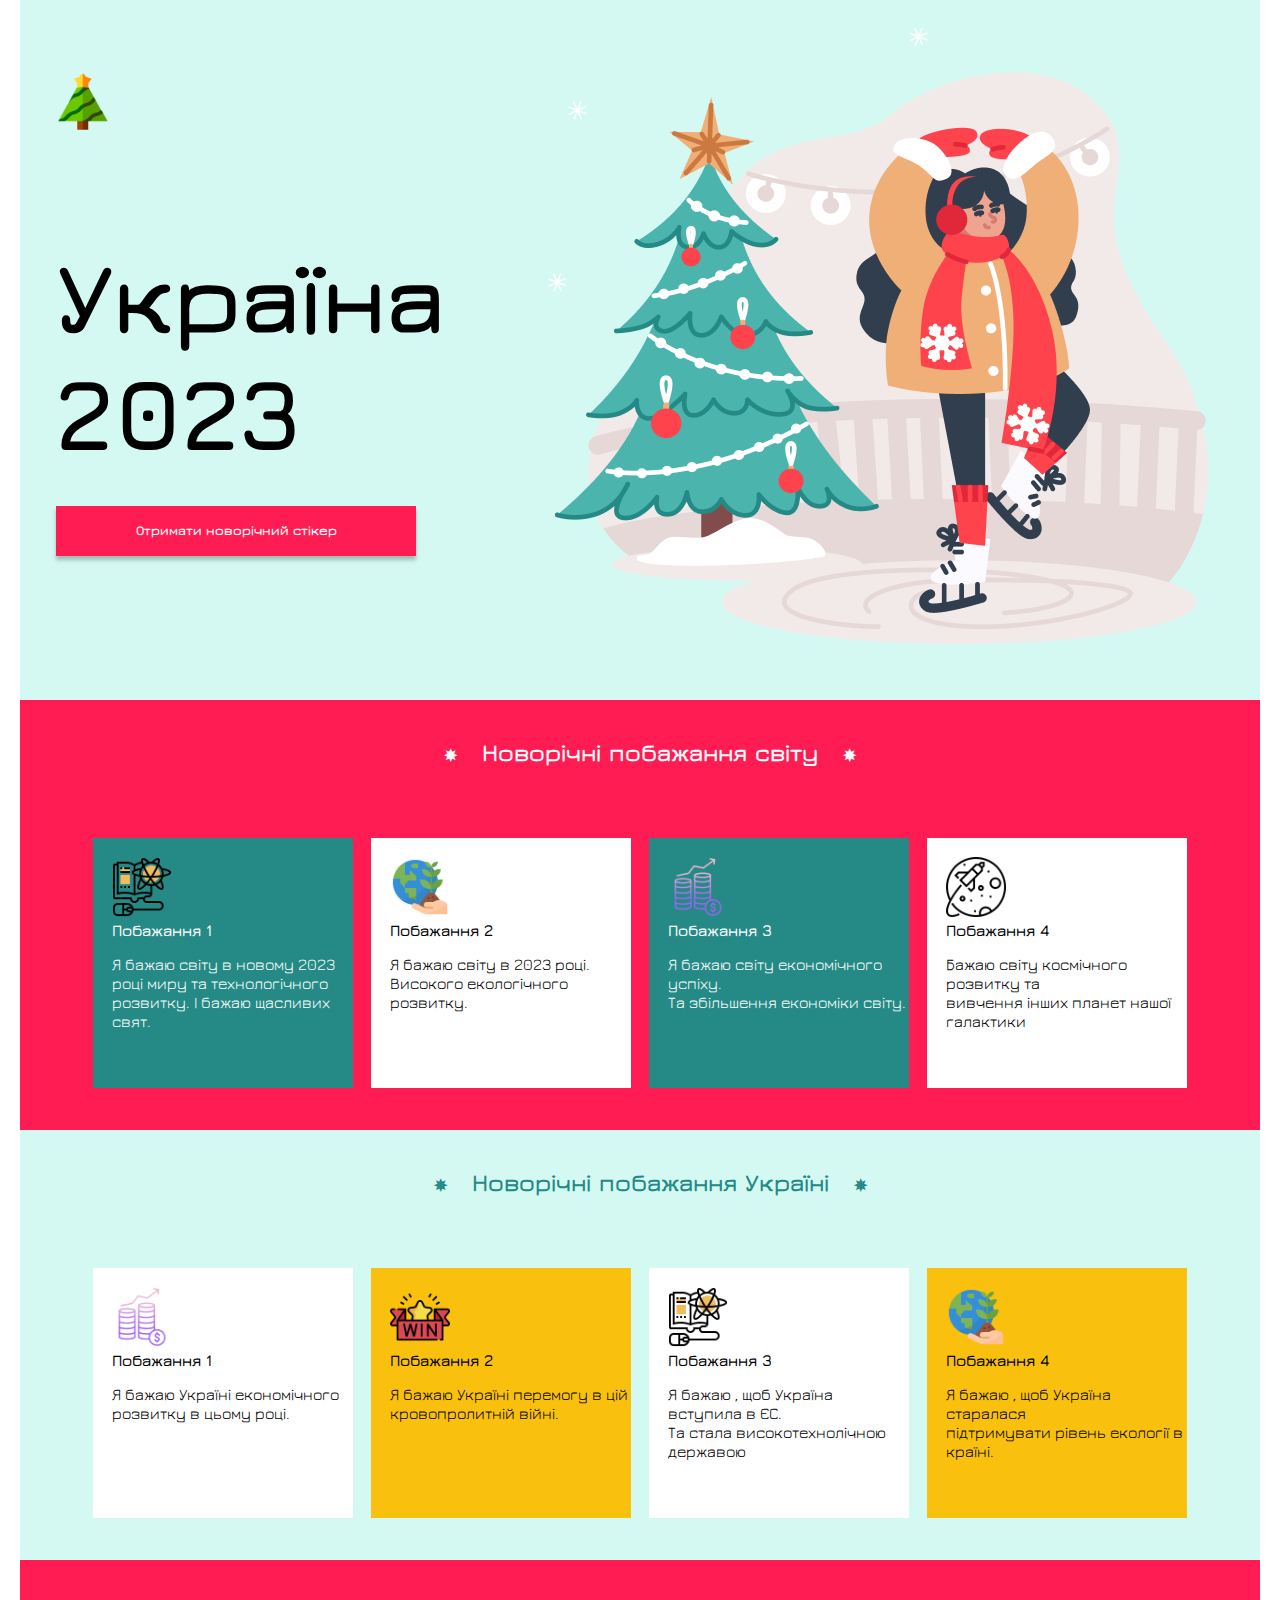
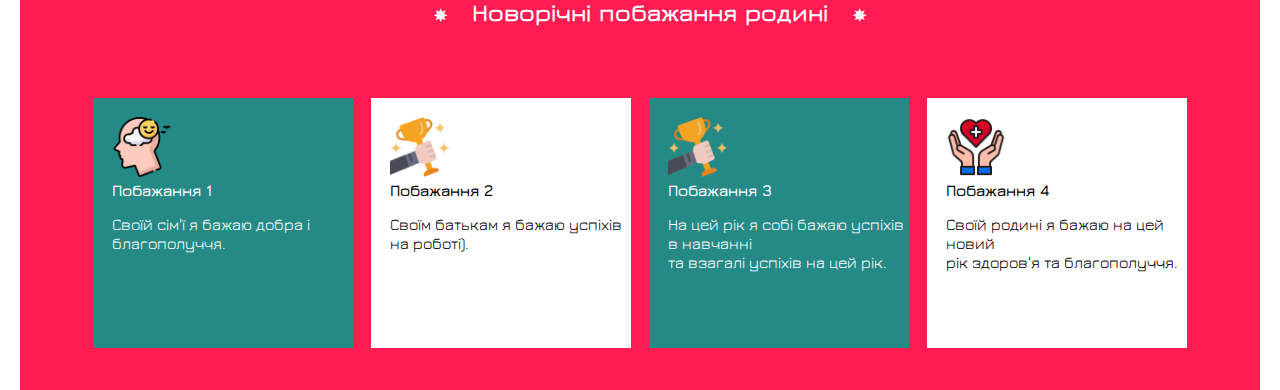
<file: NewYear_Project/index.html>
<!DOCTYPE html>
<html lang="en">
  <head>
    <meta charset="UTF-8" />
    <meta http-equiv="X-UA-Compatible" content="IE=edge" />
    <meta name="viewport" content="width=device-width, initial-scale=1.0" />
    <link rel="stylesheet" href="css/Chrismas.css" />
    <link rel="preconnect" href="https://fonts.googleapis.com" />
    <link rel="preconnect" href="https://fonts.gstatic.com" crossorigin />
    <link
      href="https://fonts.googleapis.com/css2?family=Jura:wght@300&display=swap"
      rel="stylesheet"
    />
    <title>Document</title>
  </head>
  <body>
    <!-- Основний контейнер сайту -->
    <div class="container">
      <!-- головна частина сайту -->
      <header class="header">
        <!-- контейнер для тексту -->
        <div class="container_for_text">
          <a class="chrismas_tree" href="../index.html">
            <img src="img/Screenshot_149.png" alt="" class="image"
          /></a>
          <!-- заголовок сайту -->
          <h1 class="header_title">Україна</h1>
          <p class="header_subtitle">2023</p>
          <!-- і кнопка -->
          <a href="../index.html" class="link_button"
            ><button class="header_button">
              Отримати новорічний стікер
            </button></a
          >
        </div>
        <img class="Chrismas_img" src="img/Ice skating.png" alt="" />
      </header>
      <!-- Блок з новорічними побажаннями -->
      <section class="section_chrismas_wish">
        <!-- контейнер для тексту -->
        <div class="container_for_texts">
          <p class="star">✵</p>
          <!-- заголовок  -->
          <h2 class="section_title">Новорічні побажання світу</h2>
          <p class="star">✵</p>
        </div>
        <!-- блоки з самими побажаннями -->
        <div class="wish">
          <!-- картинка -->
          <img class="wish_img" src="img/2845817.png" alt="" />
          <!-- заголовок -->
          <p class="wish_title">Побажання 1</p>
          <!-- побажання -->
          <p class="wish_text">
            Я бажаю світу в новому 2023 році миру та технологічного розвитку. І
            бажаю щасливих свят.
          </p>
        </div>
        <div class="wish">
          <img class="wish_img" src="img/1996745.png" alt="" />
          <p class="wish_title">Побажання 2</p>
          <p class="wish_text">
            Я бажаю світу в 2023 році.<br />Високого екологічного розвитку.
          </p>
        </div>
        <div class="wish">
          <img class="wish_img" src="img/2260823.png" alt="" />
          <p class="wish_title">Побажання 3</p>
          <p class="wish_text">
            Я бажаю світу економічного успіху.<br />
            Та збільшення економіки світу.
          </p>
        </div>
        <div class="wish">
          <img class="wish_img" src="img/749487.png" alt="" />
          <p class="wish_title">Побажання 4</p>
          <p class="wish_text">
            Бажаю світу космічного розвитку та<br />
            вивчення інших планет нашої галактики
          </p>
        </div>
      </section>
      <section class="section_chrismas_wish2">
        <div class="container_for_texts2">
          <p class="star2">✵</p>
          <h2 class="section_title2">Новорічні побажання Україні</h2>
          <p class="star2">✵</p>
        </div>
        <div class="wish2">
          <img class="wish_img" src="img/2260823.png" alt="" />
          <p class="wish_title2">Побажання 1</p>
          <p class="wish_text2">
            Я бажаю Україні економічного<br />
            розвитку в цьому році.
          </p>
        </div>
        <div class="wish2">
          <img class="wish_img" src="img/2374896.png" alt="" />
          <p class="wish_title2">Побажання 2</p>
          <p class="wish_text2">
            Я бажаю Україні перемогу в цій кровопролитній війні.
          </p>
        </div>
        <div class="wish2">
          <img class="wish_img" src="img/2845817.png" alt="" />
          <p class="wish_title2">Побажання 3</p>
          <p class="wish_text2">
            Я бажаю , щоб Україна вступила в ЄС.<br />
            Та стала високотехнолічною державою
          </p>
        </div>
        <div class="wish2">
          <img class="wish_img" src="img/1996745.png" alt="" />
          <p class="wish_title2">Побажання 4</p>
          <p class="wish_text2">
            Я бажаю , щоб Україна старалася<br />
            підтримувати рівень екології в країні.
          </p>
        </div>
      </section>
      <section class="section_chrismas_wish3">
        <div class="container_for_texts3">
          <p class="star3">✵</p>
          <h2 class="section_title3">Новорічні побажання родині</h2>
          <p class="star3">✵</p>
        </div>
        <div class="wish3">
          <img class="wish_img" src="img/3400767.png" alt="" />
          <p class="wish_title3">Побажання 1</p>
          <p class="wish_text3">Своїй сім'ї я бажаю добра і благополуччя.</p>
        </div>
        <div class="wish3">
          <img class="wish_img" src="img/1642322.png" alt="" />
          <p class="wish_title3">Побажання 2</p>
          <p class="wish_text3">Своїм батькам я бажаю успіхів на роботі).</p>
        </div>
        <div class="wish3">
          <img class="wish_img" src="img/1642322.png" alt="" />
          <p class="wish_title3">Побажання 3</p>
          <p class="wish_text3">
            На цей рік я собі бажаю успіхів в навчанні<br />
            та взагалі успіхів на цей рік.
          </p>
        </div>
        <div class="wish3">
          <img class="wish_img" src="img/2966327.png" alt="" />
          <p class="wish_title3">Побажання 4</p>
          <p class="wish_text3">
            Своїй родині я бажаю на цей новий<br />
            рік здоров'я та благополуччя.
          </p>
        </div>
      </section>
    </div>
  </body>
</html>
</file>
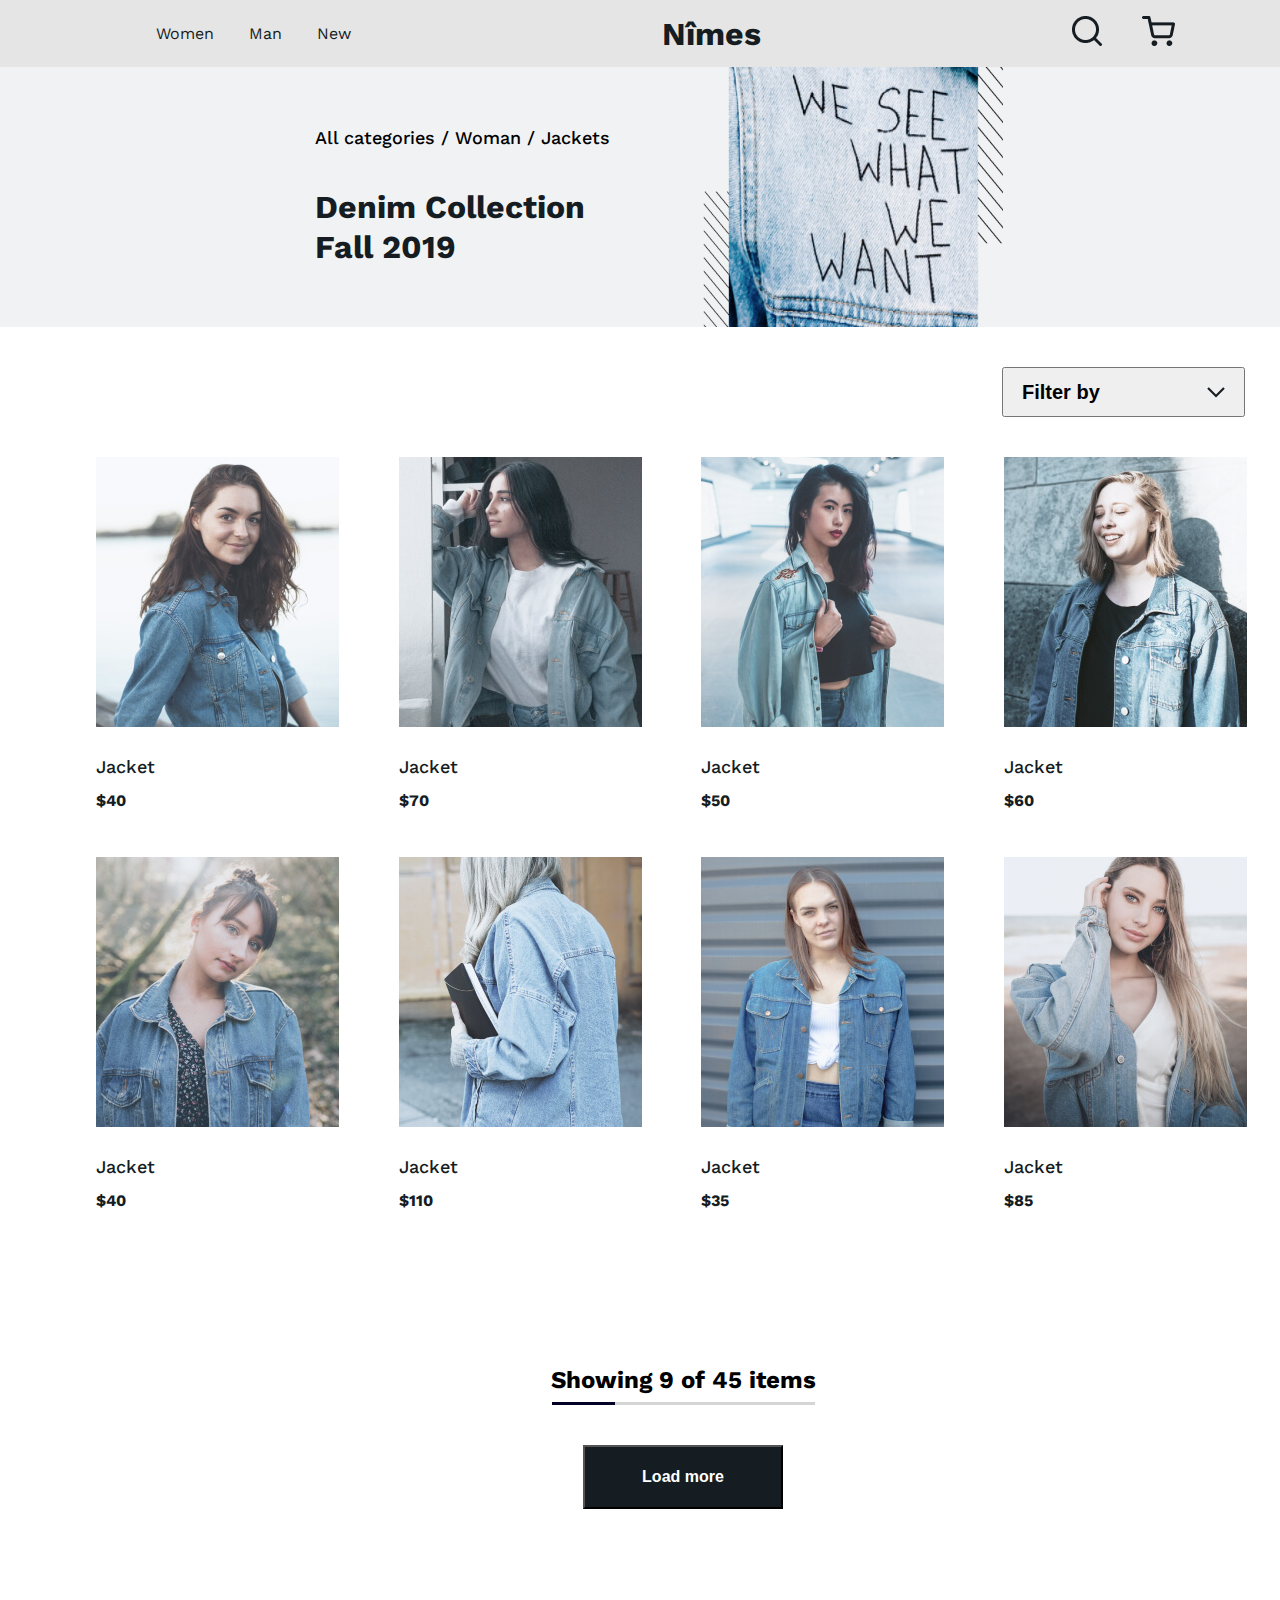
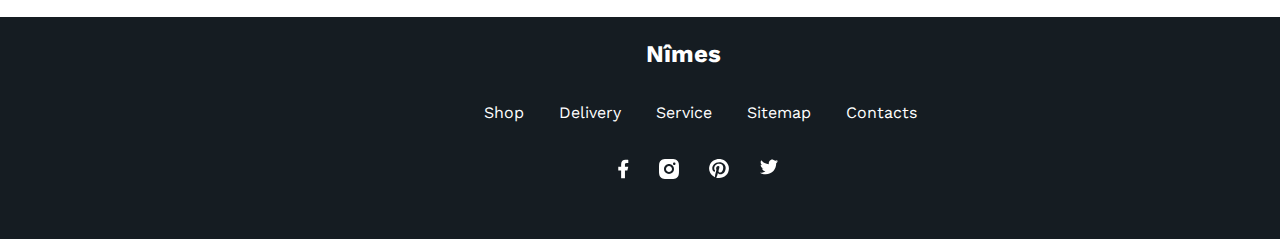
<file: Нова папка (4)/index.html>
<!DOCTYPE html>
<html lang="en">
  <head>
    <meta charset="UTF-8" />
    <meta http-equiv="X-UA-Compatible" content="IE=edge" />
    <meta name="viewport" content="width=device-width, initial-scale=1.0" />
    <link rel="stylesheet" href="css/style.css" />
    <link rel="preconnect" href="https://fonts.googleapis.com" />
    <link rel="preconnect" href="https://fonts.gstatic.com" crossorigin />
    <link
      href="https://fonts.googleapis.com/css2?family=Work+Sans&display=swap"
      rel="stylesheet"
    />
    <link rel="preconnect" href="https://fonts.googleapis.com" />
    <link rel="preconnect" href="https://fonts.gstatic.com" crossorigin />
    <link
      href="https://fonts.googleapis.com/css2?family=Anton&family=Work+Sans&display=swap"
      rel="stylesheet"
    />

    <title>Document</title>
  </head>
  <body>
    <header class="header">
      <ul class="nav_list">
        <li class="nav_link">
          <a href="" class="nav_link">Women</a>
        </li>
        <li class="nav_link">
          <a href="" class="nav_link">Man</a>
        </li>
        <li class="nav_link">
          <a href="" class="nav_link">New</a>
        </li>
      </ul>
      <h1 class="header_main_title">Nîmes</h1>
      <div class="container_for_icons">
        <img src="img/Vector (2).png" alt="" class="icon" />
        <img src="img/Vector (3).png" alt="" class="icon" />
      </div>
    </header>
    <section class="promo">
      <div class="promo_left">
        <wrapper class="wrapper_for_texts">
          <p class="promo_subtitle">All categories / Woman / Jackets</p>
          <h1 class="promo_title">
            Denim Collection <br />
            Fall 2019
          </h1>
        </wrapper>
      </div>
      <div class="promo_right">
        <img src="img/Screenshot_360.png" alt="" class="foto" />
      </div>
    </section>
    <main class="main">
      <wrapper class="wrapper_for_button">
        <button class="button">
          <h2 class="button_title">Filter by</h2>
          <img src="img/Vector 2 (2).png" alt="" class="button_img" />
        </button>
      </wrapper>
      <section class="section_bestsellers">
        <div class="container_for_clothers_blocks">
          <div class="clother_block">
            <img class="clother_img" src="img/9 1.png" alt="" />
            <h2 class="clother_title">Jacket</h2>
            <p class="clother_price">$40</p>
          </div>
          <div class="clother_block">
            <img class="clother_img" src="img/2 2.png" alt="" />
            <h2 class="clother_title">Jacket</h2>
            <p class="clother_price">$70</p>
          </div>
          <div class="clother_block">
            <img class="clother_img" src="img/4 1.png" alt="" />
            <h2 class="clother_title">Jacket</h2>
            <p class="clother_price">$50</p>
          </div>
          <div class="clother_block">
            <img class="clother_img" src="img/11 1.png" alt="" />
            <h2 class="clother_title">Jacket</h2>
            <p class="clother_price">$60</p>
          </div>
        </div>
        <div class="container_for_clothers_blocks">
          <div class="clother_block">
            <img class="clother_img" src="img/15 1.png" alt="" />
            <h2 class="clother_title">Jacket</h2>
            <p class="clother_price">$40</p>
          </div>
          <div class="clother_block">
            <img class="clother_img" src="img/1 6.png" alt="" />
            <h2 class="clother_title">Jacket</h2>
            <p class="clother_price">$110</p>
          </div>
          <div class="clother_block">
            <img class="clother_img" src="img/3 1.png" alt="" />
            <h2 class="clother_title">Jacket</h2>
            <p class="clother_price">$35</p>
          </div>
          <div class="clother_block">
            <img class="clother_img" src="img/13 1.png" alt="" />
            <h2 class="clother_title">Jacket</h2>
            <p class="clother_price">$85</p>
          </div>
        </div>
      </section>
      <div class="section_showing">
        <h2 class="section_showing_title">Showing 9 of 45 items</h2>
        <hr />
        <button class="section_showing_button">
          <p class="section_showing_button_title">Load more</p>
        </button>
      </div>
    </main>
    <footer class="footer">
      <h2 class="footer_title">Nîmes</h2>
      <wrapper class="wrapper_for_titles">
        <p class="footer_subtitle">Shop</p>
        <p class="footer_subtitle">Delivery</p>
        <p class="footer_subtitle">Service</p>
        <p class="footer_subtitle">Sitemap</p>
        <p class="footer_subtitle">Contacts</p>
      </wrapper>
      <wrapper class="wrapper_for_titles">
        <img
          src="img/Vector (2).svg"
          alt=""
          class="footer_icons"
          width="11"
          height="20"
        /><img
          src="img/Vector (1).svg"
          alt=""
          class="footer_icons"
          width="20"
          height="20"
        /><img
          src="img/Vector.svg"
          alt=""
          class="footer_icons"
          width="20"
          height="20"
        /><img
          src="img/Vector (3).svg"
          alt=""
          class="footer_icons"
          width="20"
          height="16"
        />
      </wrapper>
    </footer>
  </body>
</html>
</file>
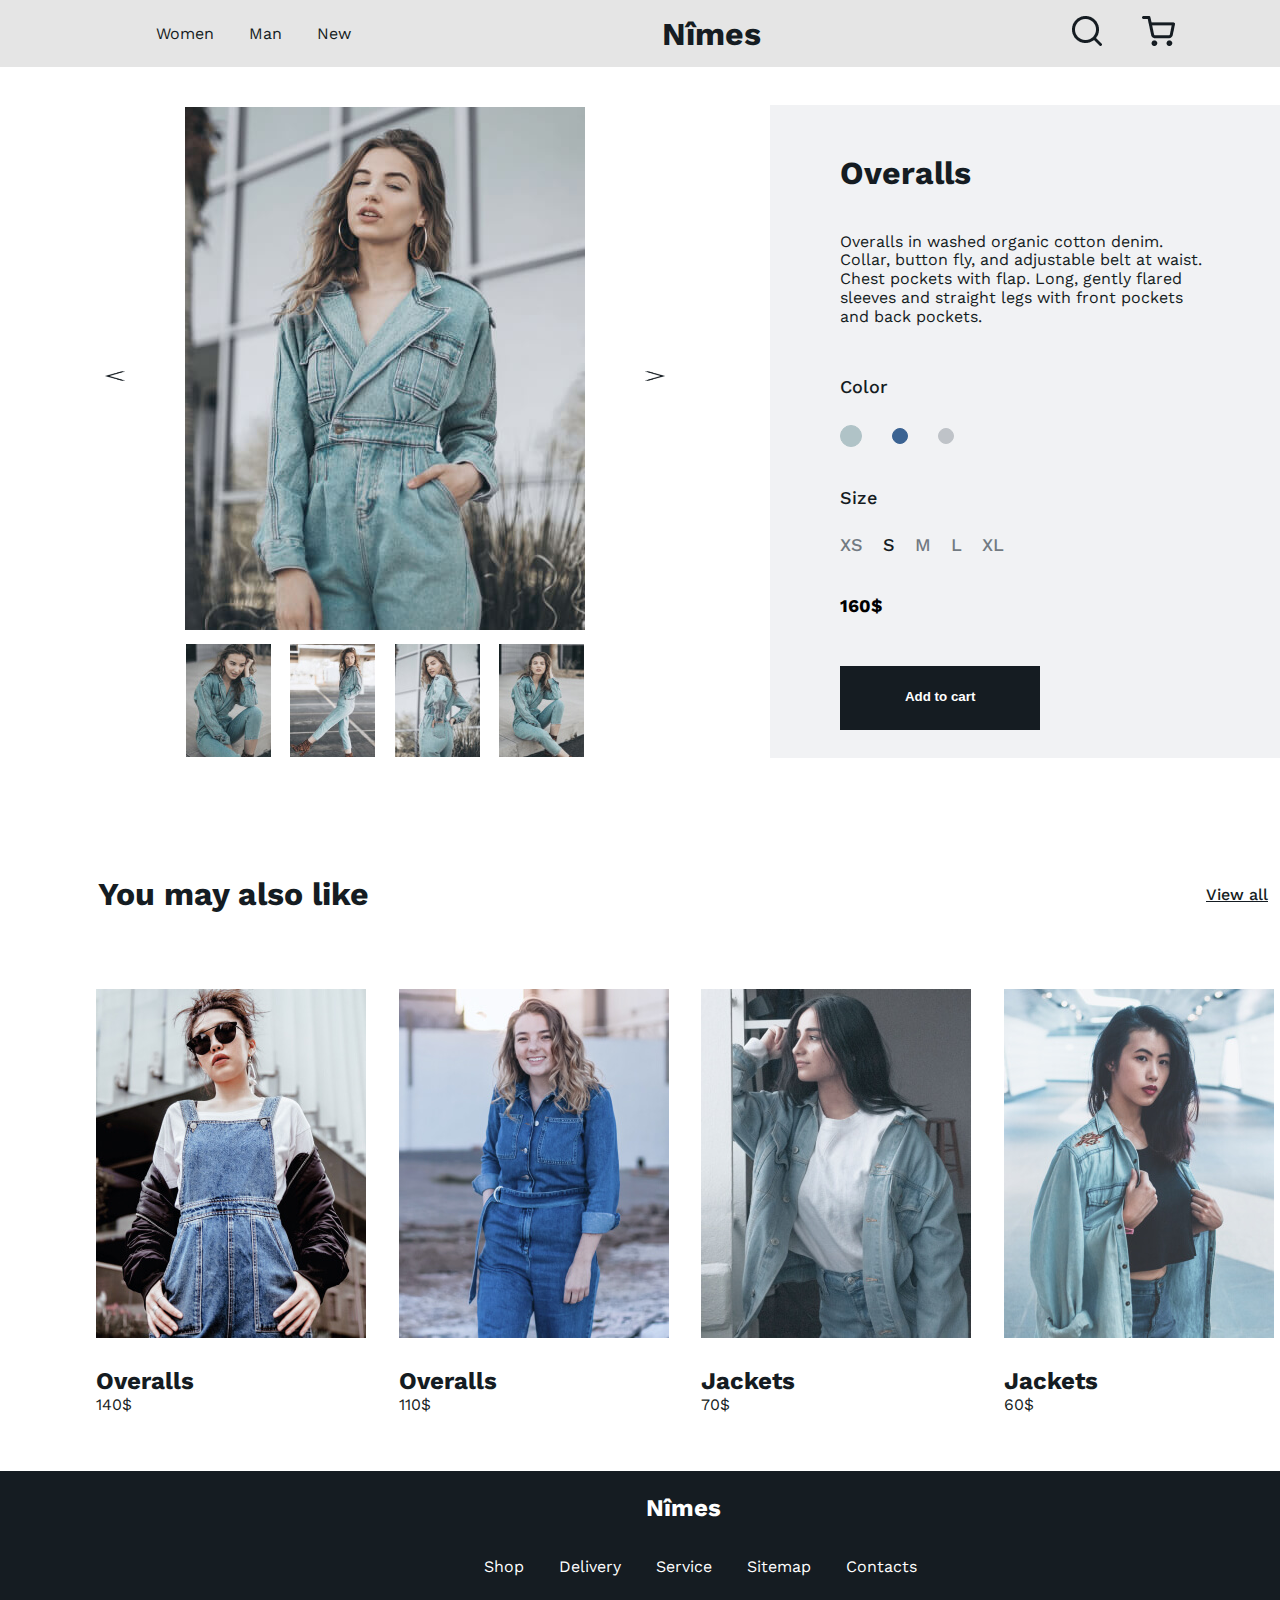
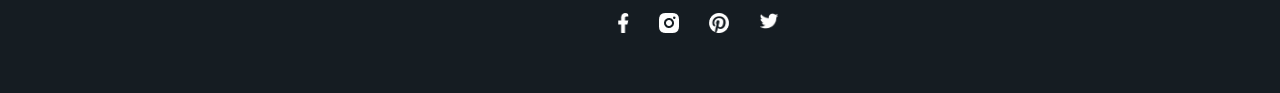
<file: Нова папка (5)/index.html>
<!DOCTYPE html>
<html lang="en">
  <head>
    <meta charset="UTF-8" />
    <meta http-equiv="X-UA-Compatible" content="IE=edge" />
    <meta name="viewport" content="width=device-width, initial-scale=1.0" />
    <link rel="stylesheet" href="css/style.css" />
    <link rel="preconnect" href="https://fonts.googleapis.com" />
    <link rel="preconnect" href="https://fonts.gstatic.com" crossorigin />
    <link
      href="https://fonts.googleapis.com/css2?family=Work+Sans&display=swap"
      rel="stylesheet"
    />
    <link rel="preconnect" href="https://fonts.googleapis.com" />
    <link rel="preconnect" href="https://fonts.gstatic.com" crossorigin />
    <link
      href="https://fonts.googleapis.com/css2?family=Anton&family=Work+Sans&display=swap"
      rel="stylesheet"
    />
    <title>Document</title>
  </head>
  <body>
    <header class="header">
      <ul class="nav_list">
        <li class="nav_link">
          <a href="" class="nav_link">Women</a>
        </li>
        <li class="nav_link">
          <a href="" class="nav_link">Man</a>
        </li>
        <li class="nav_link">
          <a href="" class="nav_link">New</a>
        </li>
      </ul>
      <h1 class="header_main_title">Nîmes</h1>
      <div class="container_for_icons">
        <img src="img/Vector (2).png" alt="" class="icon" />
        <img src="img/Vector (3).png" alt="" class="icon" />
      </div>
    </header>
    <main class="main">
      <section class="section_overalls">
        <wrapper class="wrapper_for_fotos">
          <wrapper class="wrapper_for_foto">
            <img
              src="img/Vector 3.3.png"
              alt=""
              class="arrow"
              width="21"
              height="10"
            />
            <img src="img/55 1.png" alt="" class="image1" />
            <img
              src="img/Vector 3.2.png"
              alt=""
              class="arrow"
              width="21"
              height="10"
            />
          </wrapper>
          <wrapper class="wrapper_for_images">
            <img src="img/56 1.png" alt="" class="image2" />
            <img src="img/57 1.png" alt="" class="image" />
            <img src="img/58 1.png" alt="" class="image" />
            <img src="img/59 1.png" alt="" class="image" />
          </wrapper>
        </wrapper>
        <section class="section_overalls_second">
          <h2 class="section_overalls_second_title">Overalls</h2>
          <p class="section_overalls_second_information">
            Overalls in washed organic cotton denim.<br />
            Collar, button fly, and adjustable belt at waist.<br />
            Chest pockets with flap. Long, gently flared<br />
            sleeves and straight legs with front pockets<br />
            and back pockets.
          </p>
          <wrapper class="wrapper_for_sizes">
            <p class="color">Color</p>
            <wrapper class="wrapper_for_inputs">
              <input class="radiobutton_first" type="radiobutton" />
              <input class="radiobutton_second" type="radiobutton" />
              <input class="radiobutton_third" type="radiobutton" />
            </wrapper>
            <p class="size">Size</p>
            <wrapper class="wrapper_for_size">
              <p class="size_first">XS</p>
              <p class="size_second">S</p>
              <p class="size_first">M</p>
              <p class="size_first">L</p>
              <p class="size_first">XL</p>
            </wrapper>
            <p class="price">160$</p>
            <button class="button_add_to_cart">
              <p class="button_text">Add to cart</p>
            </button>
          </wrapper>
        </section>
      </section>
      <section class="section_bestsellers">
        <div class="wrapper_for_texts">
          <h2 class="section_bestsellers_title">You may also like</h2>
          <p class="section_bestsellers_subtitle">View all</p>
        </div>
        <div class="container_for_clothers_blocks">
          <div class="clother_block">
            <img class="clother_img" src="img/64 2.png" alt="" />
            <h2 class="clother_title">Overalls</h2>
            <p class="price_clothers">140$</p>
          </div>
          <div class="clother_block">
            <img class="clother_img" src="img/60 1.png" alt="" />
            <h2 class="clother_title">Overalls</h2>
            <p class="price_clothers">110$</p>
          </div>
          <div class="clother_block">
            <img class="clother_img" src="img/21 1.png" alt="" />
            <h2 class="clother_title">Jackets</h2>
            <p class="price_clothers">70$</p>
          </div>
          <div class="clother_block">
            <img class="clother_img" src="img/41 1.png" alt="" />
            <h2 class="clother_title">Jackets</h2>
            <p class="price_clothers">60$</p>
          </div>
        </div>
      </section>
    </main>
    <footer class="footer">
      <h2 class="footer_title">Nîmes</h2>
      <wrapper class="wrapper_for_titles">
        <p class="footer_subtitle">Shop</p>
        <p class="footer_subtitle">Delivery</p>
        <p class="footer_subtitle">Service</p>
        <p class="footer_subtitle">Sitemap</p>
        <p class="footer_subtitle">Contacts</p>
      </wrapper>
      <wrapper class="wrapper_for_titles">
        <img
          src="img/Vector (11).png"
          alt=""
          class="footer_icons"
          width="11"
          height="20"
        /><img
          src="img/Vector (10).png"
          alt=""
          class="footer_icons"
          width="20"
          height="20"
        /><img
          src="img/Vector (9).png"
          alt=""
          class="footer_icons"
          width="20"
          height="20"
        /><img
          src="img/Vector (8).png"
          alt=""
          class="footer_icons1"
          width="20"
          height="16"
        />
      </wrapper>
    </footer>
  </body>
</html>
</file>
<file: NewYear_Project/css/Chrismas.css>
/* Зірочка(задає значення для всіх) */
* {
  box-sizing: border-box;
  padding: 0;
  margin: 0;
  font-family: "Jura", sans-serif;
}
/* контейнер головний */
.container {
  width: 1240px;
  background: #d4f9f2;
  margin: 0 auto;
}
/* головна частина сайту */
.header {
  width: 1240px;
  height: 700px;
}
/* контейнер для тексту */
.container_for_text {
  float: left;
}
/* картинка */
.image {
  width: 56px;
  height: 76px;
  margin-left: 36px;
  margin-top: 65px;
  margin-bottom: 92px;
}
.header_title,
.header_subtitle {
  font-weight: 700;
  font-size: 100px;
  line-height: 118.3px;
  margin-left: 36px;
}
.header_subtitle {
  margin-bottom: 33px;
}
/* Кнопка хедер */
.header_button {
  width: 360px;
  height: 50px;
  background: #ff1c52;
  margin-left: 36px;
  line-height: 19px;
  font-weight: 700;
  box-shadow: 0px 4px 4px rgba(0, 0, 0, 0.25);
  color: white;
  cursor: pointer;
  border: none;
}
.header_button:hover {
  color: #006aa7;
  background: white;
  cursor: pointer;
}
/* Різдвяна картинка */
.Chrismas_img {
  margin-left: 80px;
}
/* Блок з різдвяними побажаннями */
.section_chrismas_wish {
  background: #ff1c52;
  height: 430px;
}
/* контейнер для тексту */
.container_for_texts {
  text-align: center;
  color: white;
  font-weight: 700;
  line-height: 28.39px;
  padding-top: 38px;
  padding-bottom: 69px;
  margin-left: 20px;
}
.section_title,
.star {
  display: inline-block;
  margin: 0 10px;
}
/* блок з самими побажаннями */
.wish {
  display: inline-block;
  height: 250px;
  width: 260px;
  padding-left: 19px;
  background: #258a86;
  margin-left: 19px;
  font-weight: 400;
  font-size: 16px;
  float: left;
  line-height: 19px;
  color: white;
}
.wish:nth-child(2) {
  margin-left: 73px;
}
.wish:nth-child(4) {
  margin-left: 18px;
}
.wish:nth-child(odd) {
  background: white;
  margin-left: 18px;
  color: black;
}
/* картинка */
.wish_img {
  padding-top: 19px;
  width: 60px;
  height: 79px;
}
.wish_title {
  font-weight: 600;
  line-height: 19px;
}
.wish_text {
  padding-top: 15px;
}
/* Блок з побажаннями 2 */
.section_chrismas_wish2 {
  background: #d4f9f2;
  height: 430px;
}
.container_for_texts2 {
  text-align: center;
  color: #258a86;
  font-weight: 700;
  line-height: 28.39px;
  padding-top: 38px;
  padding-bottom: 69px;
  margin-left: 20px;
}
.section_title2,
.star2 {
  display: inline-block;
  margin: 0 10px;
}
/* Блок з побажаннями 2 */
.wish2 {
  display: inline-block;
  height: 250px;
  width: 260px;
  padding-left: 19px;
  background: white;
  margin-left: 19px;
  float: left;
  font-weight: 400;
  font-size: 16px;
  line-height: 19px;
  color: black;
}
.wish2:nth-child(2) {
  margin-left: 73px;
}
.wish2:nth-child(4) {
  margin-left: 18px;
}
.wish2:nth-child(odd) {
  background: #f9c00d;
  margin-left: 18px;
  color: black;
}
.wish_img2 {
  padding-top: 19px;
}
.wish_title2 {
  font-weight: 600;
  line-height: 19px;
}
.wish_text2 {
  padding-top: 15px;
}
/* Блок з побажаннями 3 */
.section_chrismas_wish3 {
  background: #ff1c52;
  height: 430px;
}
.container_for_texts3 {
  text-align: center;
  color: white;
  font-weight: 700;
  line-height: 28.39px;
  padding-top: 38px;
  padding-bottom: 69px;
  margin-left: 20px;
}
.section_title3,
.star3 {
  display: inline-block;
  margin: 0 10px;
}
/* Блок з побажаннями 3 */
.wish3 {
  display: inline-block;
  height: 250px;
  width: 260px;
  padding-left: 19px;
  float: left;
  background: #258a86;
  margin-left: 19px;
  font-weight: 400;
  font-size: 16px;
  line-height: 19px;
  color: white;
}
.wish3:nth-child(2) {
  margin-left: 73px;
}
.wish3:nth-child(4) {
  margin-left: 18px;
}
.wish3:nth-child(odd) {
  background: white;
  margin-left: 18px;
  color: black;
}
.wish_img3 {
  padding-top: 19px;
}
.wish_title3 {
  font-weight: 600;
  line-height: 19px;
}
.wish_text3 {
  padding-top: 15px;
}
</file>
<file: Нова папка (4)/css/style.css>
* {
  margin: 0;
  padding: 0;
  box-sizing: border-box;
}
body {
  width: 1366px;
  margin: 0 auto;
  font-family: "Work Sans", sans-serif;
}
.header {
  width: 1366px;
  height: 67px;
  background: #e5e5e5;
  display: flex;
  justify-content: space-around;
  font-family: "Work Sans", sans-serif;
  align-items: center;
}
.nav_list {
  display: flex;
}
.nav_link {
  list-style: none;
  text-decoration: none;
  color: #151c22;
  margin-left: 35px;
}
.nav_link:nth-child(1) {
  margin-left: 0px;
}
.header_main_title {
  color: #151c22;
}
.icon {
  margin-right: 35px;
}
.promo {
  width: 1366px;
  font-family: "Work Sans", sans-serif;
  height: 260px;
  background: #f1f2f4;
  display: flex;
}
.wrapper_for_texts {
  display: flex;
}
.promo_left {
  width: 610px;
  height: 260px;
  display: flex;
  align-items: flex-end;
  flex-direction: column;
  justify-content: center;
}
.wrapper_for_texts {
  display: flex;
  flex-direction: column;
}
.promo_subtitle {
  margin-bottom: 39px;
  font-weight: 500;
  line-height: 21.11px;
  font-size: 18px;
}
.promo_title {
  font-weight: 700;
  font-size: 32px;
  line-height: 40px;
  color: #151c22;
}
.promo_right {
  width: 486px;
  height: 260px;
  display: flex;
  justify-content: space-around;
}
.foto {
  width: 300px;
  height: 260px;
}
.main {
  width: 1366px;
  font-family: "Work Sans", sans-serif;
}
.section_bestsellers {
  width: 1366px;
  color: #151c22;
}
.container_for_clothers_blocks {
  width: 1233px;
  display: flex;
  height: 400px;
  justify-content: space-evenly;
  margin: 0px 73px;
}
.clother_block {
  width: 279px;
}
.clother_img {
  margin-bottom: 25px;
}
.clother_title {
  margin-bottom: 15px;
  font-weight: 500;
  font-size: 18px;
  line-height: 21.11px;
}
.clother_price {
  font-weight: 700;
  line-height: 18.77px;
}
.wrapper_for_button {
  display: flex;
  padding: 40px 121px;
  justify-content: flex-end;
}
.button {
  width: 243px;
  height: 50px;
  display: flex;
  justify-content: space-between;
  padding: 0px 18px;
  align-items: center;
}
hr {
  background: rgb(2, 0, 36);
  background: linear-gradient(
    90deg,
    rgba(2, 0, 36, 1) 24%,
    rgba(213, 213, 213, 1) 24%
  );
  width: 263px;
  height: 3px;
  border: none;
  margin-bottom: 40px;
}
.section_showing {
  width: 1366px;
  height: 360px;
  display: flex;
  flex-direction: column;
  align-items: center;
  justify-content: center;
}
.section_showing_title {
  margin-bottom: 8px;
}
.section_showing_button {
  background: #151c22;
  width: 200px;
  height: 64px;
  color: white;
}
.section_showing_button_title {
  font-weight: 700;
  font-size: 16px;
  line-height: 18px;
}
.footer {
  height: 222px;
  width: 1366px;
  background: #151c22;
  color: white;
  display: flex;
  justify-content: center;
  align-items: center;
  flex-direction: column;
}
.wrapper_for_titles {
  display: flex;
  margin-bottom: 37px;
}
.footer_title {
  margin-bottom: 35px;
}
.footer_subtitle {
  margin-left: 35px;
}
.footer_icons {
  margin-left: 30px;
}
</file>
<file: Нова папка (5)/css/style.css>
* {
  margin: 0;
  padding: 0;
  box-sizing: border-box;
}
body {
  width: 1366px;
  margin: 0 auto;
  font-family: "Work Sans", sans-serif;
}
.header {
  width: 1366px;
  height: 67px;
  background: #e5e5e5;
  display: flex;
  justify-content: space-around;
  font-family: "Work Sans", sans-serif;
  align-items: center;
}
.nav_list {
  display: flex;
}
.nav_link {
  list-style: none;
  text-decoration: none;
  color: #151c22;
  margin-left: 35px;
}
.nav_link:nth-child(1) {
  margin-left: 0px;
}
.header_main_title {
  color: #151c22;
}
.icon {
  margin-right: 35px;
}
.main {
  width: 1366px;
}
.section_overalls {
  width: 1366px;
  display: flex;
  justify-content: center;
}
.image1 {
  margin-bottom: 14.5px;
}
.image {
  margin-left: 14.5px;
}
.arrow {
  margin: 0px 60px;
}
.wrapper_for_fotos {
  display: flex;
  flex-direction: column;
  align-items: center;
  height: 734px;
  width: 1078px;
  justify-content: center;
}
.wrapper_for_foto {
  display: flex;
  align-items: center;
}
.section_overalls_second {
  width: 834px;
  height: 653px;
  background: #f1f2f4;
  margin: 38px 0px;
}
.section_overalls_second_title {
  color: #151c22;
  font-weight: 700;
  font-size: 32px;
  line-height: 37.54px;
  padding-top: 50px;
  padding-left: 70px;
}
.section_overalls_second_information {
  font-weight: 400;
  line-height: 18.77px;
  color: #151c22;
  padding-top: 40px;
  padding-left: 70px;
  margin-bottom: 50px;
}
.color {
  color: #151c22;
  line-height: 21.11px;
  font-weight: 500;
  font-size: 18px;
  margin-bottom: 28px;
}
.radiobutton_first {
  width: 22px;
  height: 22px;
  border-radius: 25px;
  border: 1px solid #b0c3c7;
  background: #b0c3c7;
  margin-bottom: 40px;
}
.radiobutton_second {
  height: 16px;
  width: 16px;
  border-radius: 25px;
  background: #3b6392;
  border: 1px solid #3b6392;
  margin-left: 25px;
}
.radiobutton_third {
  height: 16px;
  width: 16px;
  border-radius: 25px;
  background: #bfc3c8;
  border: 1px solid #bfc3c8;
  margin-left: 25px;
}
.size {
  font-weight: 500;
  font-size: 18px;
  line-height: 21.11px;
  color: #151c22;
  margin-bottom: 25px;
}
.size_first {
  margin-bottom: 40px;
}
.size_first,
.size_second {
  color: #727a82;
  font-weight: 500;
  font-size: 18px;
  line-height: 21.11px;
}
.size_second {
  color: #151c22;
}
.price {
  font-weight: 700;
  font-size: 18px;
  line-height: 21.11px;
  margin-bottom: 50px;
}
.button_add_to_cart {
  width: 200px;
  background: #151c22;
  border: 2px solid #151c22;
  color: white;
  line-height: 18.77px;
  font-weight: 700;
  height: 64px;
}
.wrapper_for_sizes {
  display: flex;
  padding-left: 70px;
  flex-direction: column;
}
.wrapper_for_size {
  display: flex;
}
.size_first,
.size_second {
  padding-left: 20px;
}
.size_first:nth-child(1) {
  padding-left: 0px;
}
.section_bestsellers {
  width: 1366px;
  height: 670px;
  color: #151c22;
}
.container_for_clothers_blocks {
  width: 1233px;
  display: flex;
  height: 400px;
  justify-content: space-evenly;
  margin: 0px 73px;
}
.clother_block {
  width: 279px;
  height: 400px;
}
.wrapper_for_texts {
  display: flex;
  justify-content: space-between;
  height: 188px;
  padding: 0px 98px;
  align-items: center;
}
.section_bestsellers_subtitle {
  text-decoration: underline;
  font-weight: 500;
  line-height: 21.11px;
}
.section_bestsellers_title {
  font-weight: 700;
  font-size: 32px;
  line-height: 37.54px;
}
.clother_img {
  margin-bottom: 25px;
}
.p .clother_title {
  margin-bottom: 15px;
  font-weight: 500;
  font-size: 18px;
  line-height: 21.11px;
}
.clother_price {
  font-weight: 700;
  line-height: 18.77px;
}
.section_news {
  width: 1366px;
  height: 680px;
}
.wrapper_for_block {
  display: flex;
  width: 1300px;
  height: 420px;
  justify-content: center;
}
.info_block {
  width: 400px;
  height: 397px;
  background: #f1f2f4;
  display: flex;
  padding-left: 43px;
  flex-direction: column;
  justify-content: center;
  align-self: flex-end;
}
.info_block_title {
  color: #151c22;
  font-weight: 700;
  font-size: 24px;
  line-height: 28.15px;
  margin-bottom: 27px;
}
.info_block_subtitle,
.info_block_news {
  font-size: 18px;
  line-height: 21.11px;
  color: #000000;
  font-weight: 400;
  line-height: 21.11px;
  margin-bottom: 13px;
}
.info_block_news {
  margin-bottom: 27px;
  color: #727a82;
}
.button_news {
  width: 200px;
  height: 64px;
  background: #151c22;
  color: white;
}
.button_news_title {
  font-weight: 700;
  line-height: 18.77px;
}
.footer {
  height: 222px;
  width: 1366px;
  background: #151c22;
  color: white;
  display: flex;
  justify-content: center;
  align-items: center;
  flex-direction: column;
}
.wrapper_for_titles {
  display: flex;
  margin-bottom: 37px;
}
.footer_title {
  margin-bottom: 35px;
}
.footer_subtitle {
  margin-left: 35px;
}
.footer_icons {
  margin-left: 30px;
  border-radius: 4px;
}
.footer_icons1 {
  margin-left: 30px;
}
/* .footer_icons:hover {
  transform: rotate(1.5turn);
} */
.footer_icons:hover {
  width: 45px;
  height: 45px;
  transition: all 1.5s;
  border-radius: 7px;
  margin-bottom: 5px;
}
.nav_link:hover {
  transition: all 0.5s;
  transform: scale(1.2);
  cursor: pointer;
  color: #000000;
}
.button_add_to_cart:hover {
  transition: all 1.5s;
  transform: translate(-10px, 8%);
  box-shadow: 60px -12px #52209d;
  background: rgb(130, 125, 200);
  background: linear-gradient(
    90deg,
    rgba(130, 125, 200, 1) 0%,
    rgba(192, 165, 218, 1) 0%
  );
  color: #000000;
}
.header_main_title:hover {
  color: #324ab2;
}
.icon:hover {
  transition: all 0.5s;
  transform: scale(1.2);
}
.clother_img:hover {
  transition: all 1.5s;
  box-shadow: 14px 12px 1px rgb(25, 117, 203);
}
.footer_icons1:hover {
  transition: all 5.5s;
  transform: translate(120px, -10%);
  transform: translate(600%, -400%);
}
</file>
